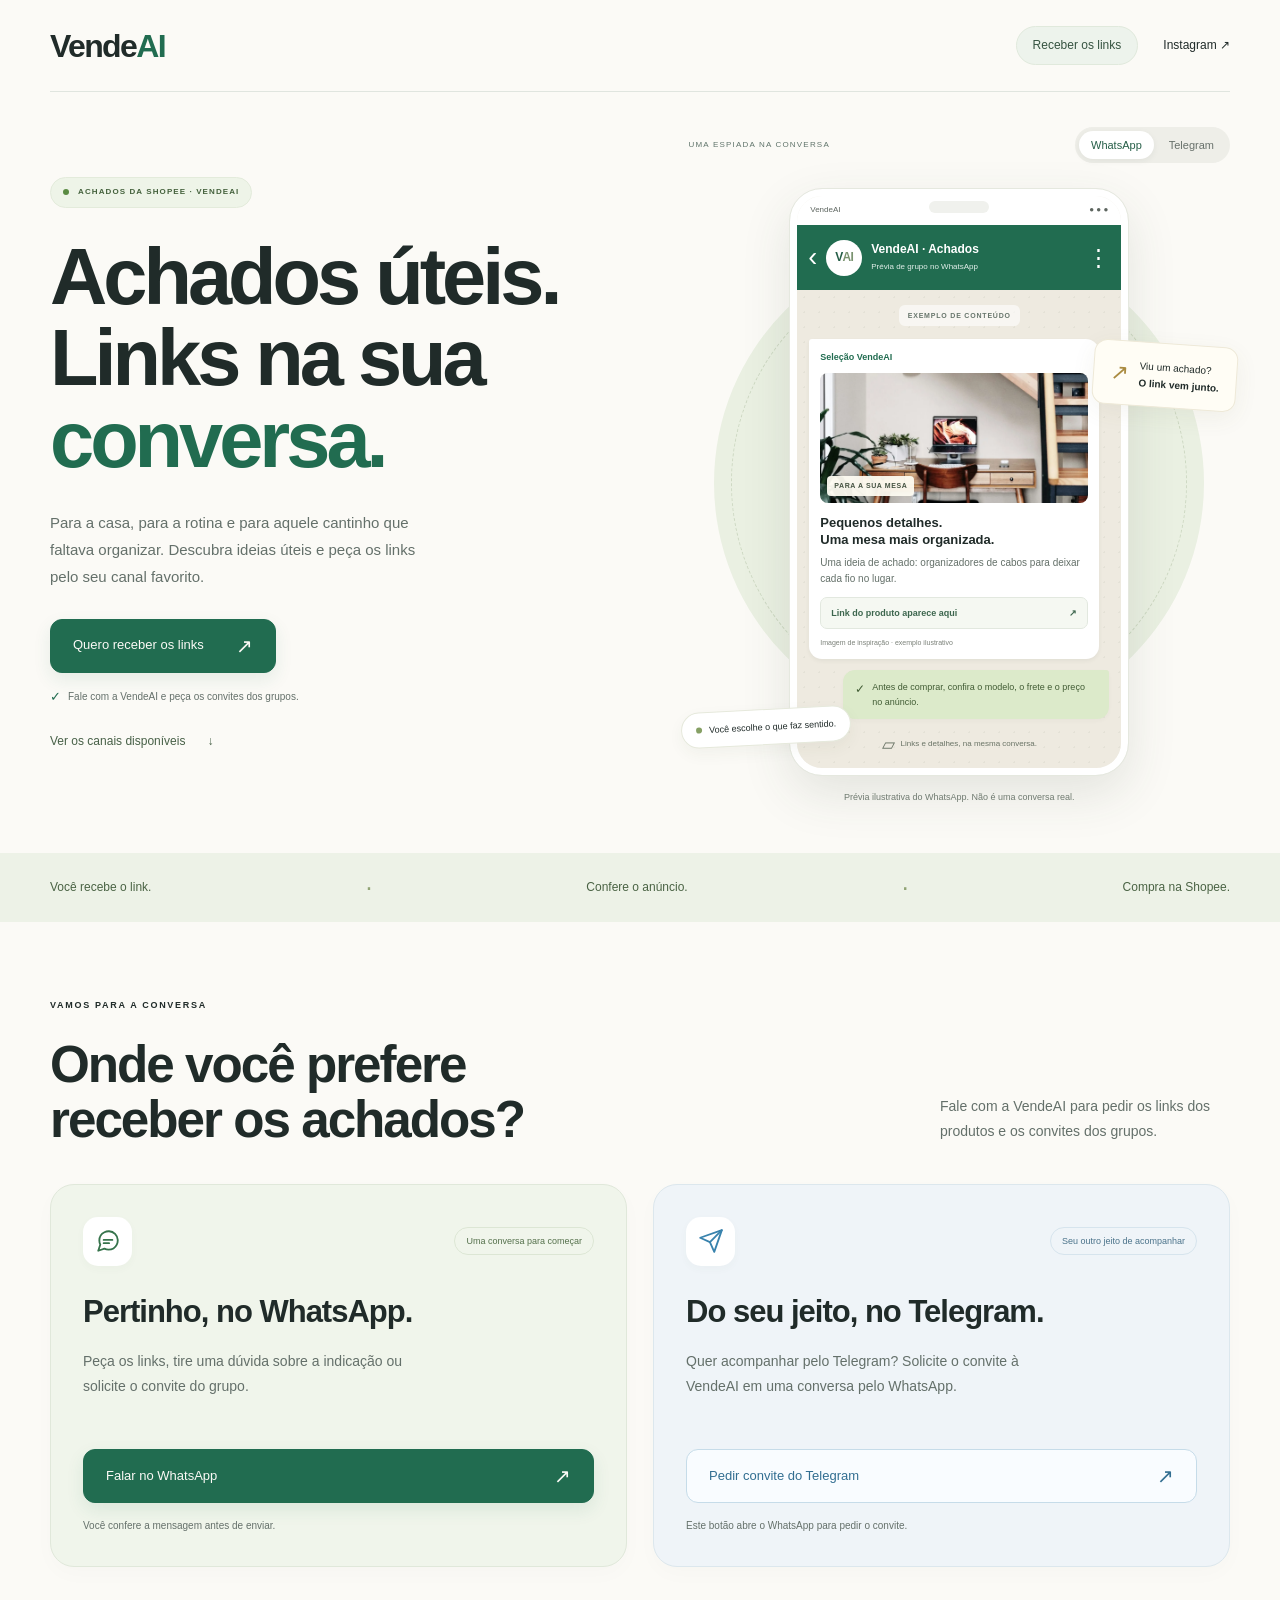
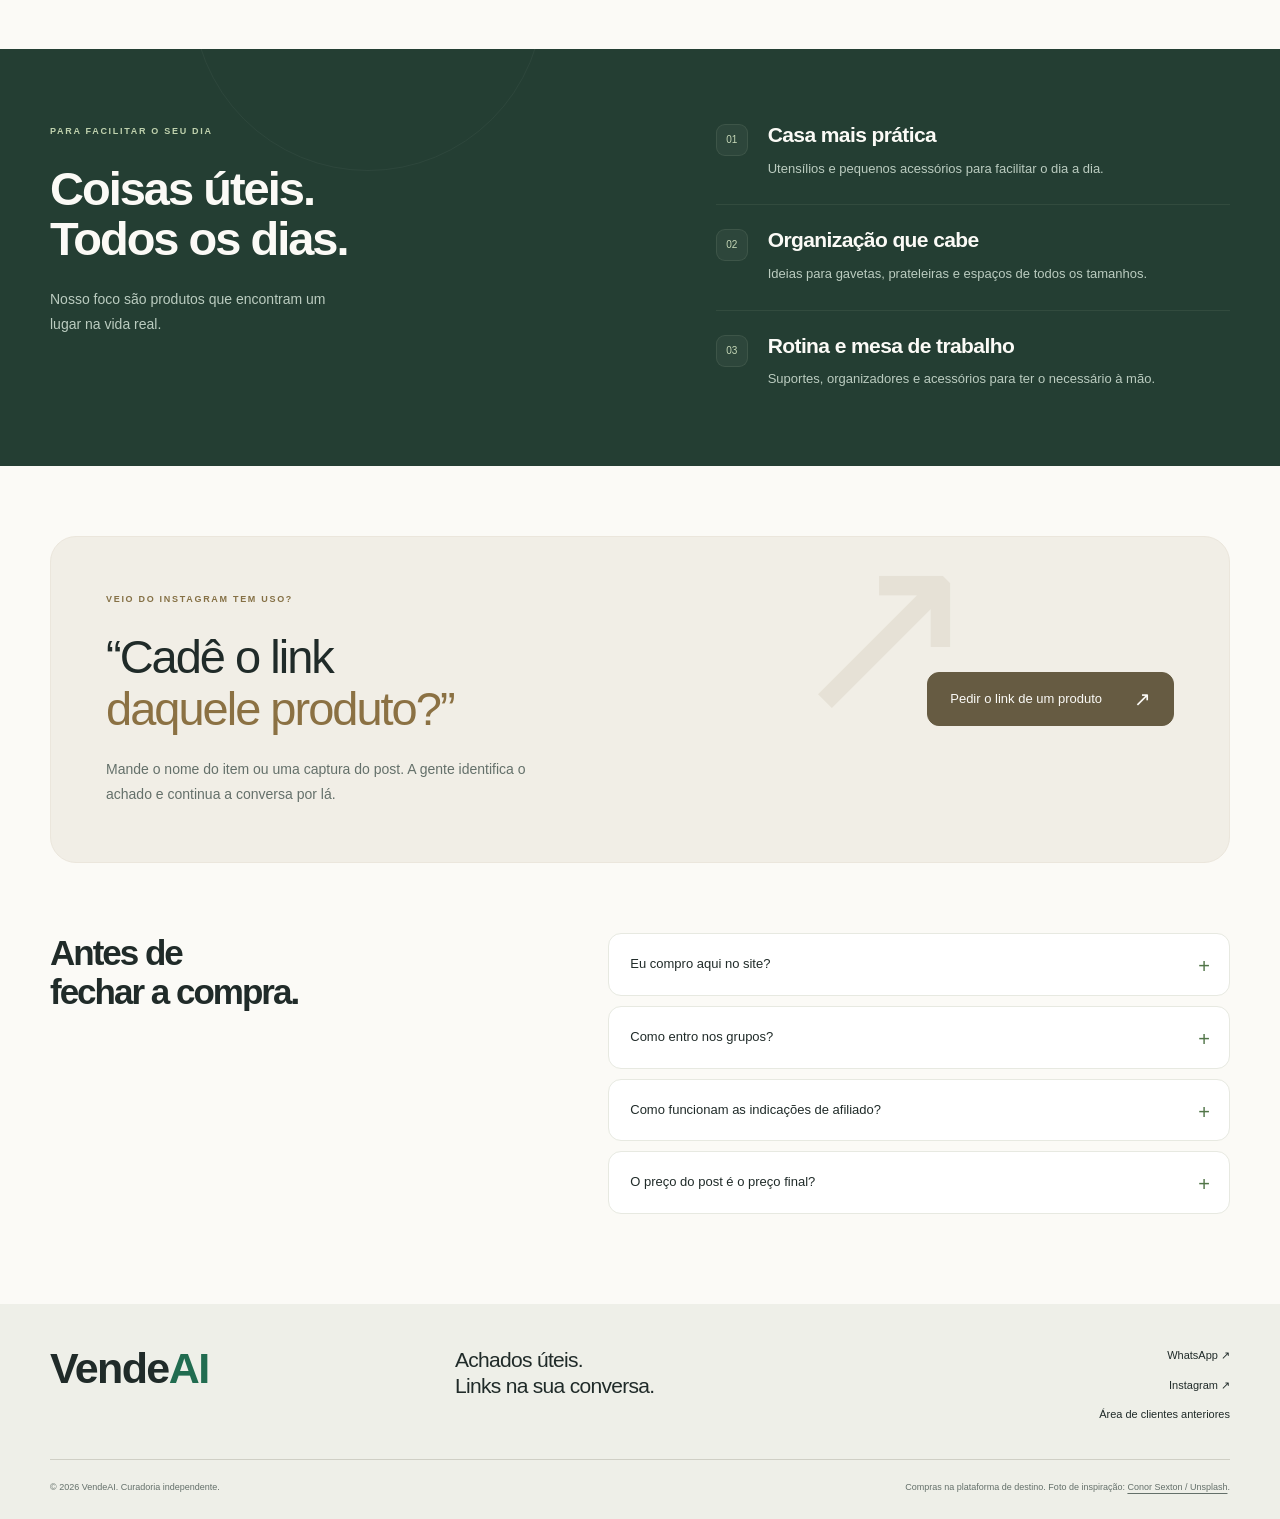
<file: index.html>
<!doctype html>
<html lang="pt-BR">
<head>
<meta charset="utf-8"><meta name="viewport" content="width=device-width,initial-scale=1"><meta name="theme-color" content="#f8f7f3">
<title>VendeAI — Achados da Shopee, links na sua conversa</title>
<meta name="description" content="Achados para casa, organização e rotina. Peça os links da VendeAI pelo WhatsApp ou solicite um convite para acompanhar pelo Telegram.">
<link rel="canonical" href="https://www.vendeai.dev.br/"><link rel="icon" href="/assets/vendeai-logo.svg" type="image/svg+xml"><link rel="manifest" href="/site.webmanifest"><link rel="stylesheet" href="/vendeai-achados.css">
<meta property="og:locale" content="pt_BR"><meta property="og:type" content="website"><meta property="og:site_name" content="VendeAI"><meta property="og:title" content="Achados úteis. Links na sua conversa."><meta property="og:description" content="Casa, organização e rotina. Peça os links pelo WhatsApp ou o convite para acompanhar no Telegram."><meta property="og:url" content="https://www.vendeai.dev.br/"><meta property="og:image" content="https://www.vendeai.dev.br/assets/vendeai-logo.png"><meta property="og:image:alt" content="VendeAI — achados e links de produtos"><meta name="twitter:card" content="summary"><meta name="twitter:title" content="VendeAI — Achados da Shopee"><meta name="twitter:description" content="Achados úteis. Links na sua conversa."><meta name="twitter:image" content="https://www.vendeai.dev.br/assets/vendeai-logo.png">
<script src="/acesso-clientes.js"></script>
<script type="application/ld+json">{"@context":"https://schema.org","@type":"WebSite","name":"VendeAI","url":"https://www.vendeai.dev.br/","inLanguage":"pt-BR","description":"Central de achados e indicações de produtos, com atendimento pelo WhatsApp e convites para grupos.","sameAs":["https://www.instagram.com/temusoachados/"]}</script>
</head>
<body>
<a class="skip" href="#conteudo">Pular para o conteúdo</a>
<header class="shell header"><a class="brand" href="/" aria-label="VendeAI — início">Vende<span>AI</span></a><nav aria-label="Principal"><a href="#receber">Receber os links</a><a href="https://www.instagram.com/temusoachados/" target="_blank" rel="noopener noreferrer">Instagram ↗</a></nav></header>
<main id="conteudo">
<section class="shell hero" aria-labelledby="titulo">
<div class="hero-copy"><p class="eyebrow"><span class="square"></span> ACHADOS DA SHOPEE · VENDEAI</p><h1 id="titulo">Achados úteis.<br>Links na sua<br><span>conversa.</span></h1><p class="hero-text">Para a casa, para a rotina e para aquele cantinho que faltava organizar. Descubra ideias úteis e peça os links pelo seu canal favorito.</p><a class="button dark" href="https://wa.me/558499753731?text=Ol%C3%A1%21%20Vim%20pelo%20site%20VendeAI%20e%20quero%20receber%20os%20links%20dos%20produtos.%20Pode%20me%20enviar%20tamb%C3%A9m%20o%20convite%20do%20grupo%20do%20WhatsApp%3F" target="_blank" rel="noopener noreferrer">Quero receber os links <span aria-hidden="true">↗</span></a><p class="microcopy"><span class="small-check" aria-hidden="true">✓</span> Fale com a VendeAI e peça os convites dos grupos.</p><a class="text-link" href="#receber">Ver os canais disponíveis <span aria-hidden="true">↓</span></a></div>
<aside class="group-preview" aria-label="Prévia ilustrativa dos grupos">
  <div class="preview-heading"><span class="preview-kicker">UMA ESPIADA NA CONVERSA</span><div class="preview-tabs" role="tablist" aria-label="Escolher prévia do grupo"><button type="button" role="tab" id="tab-whatsapp" data-preview="whatsapp" aria-selected="true" aria-controls="group-preview-panel" tabindex="0">WhatsApp</button><button type="button" role="tab" id="tab-telegram" data-preview="telegram" aria-selected="false" aria-controls="group-preview-panel" tabindex="-1">Telegram</button></div></div>
  <div class="preview-stage"><div class="preview-orbit" aria-hidden="true"></div>
    <div class="preview-note"><span aria-hidden="true">↗</span><div>Viu um achado?<br><strong>O link vem junto.</strong></div></div>
    <section class="phone" id="group-preview-panel" role="tabpanel" aria-labelledby="tab-whatsapp" data-channel="whatsapp">
      <div class="phone-top" aria-hidden="true"><span>VendeAI</span><span class="phone-camera"></span><span>● ● ●</span></div>
      <div class="chat-header"><span class="chat-back" aria-hidden="true">‹</span><div class="chat-avatar" aria-hidden="true">V<span>AI</span></div><div><strong>VendeAI · Achados</strong><span id="chat-subtitle">Prévia de grupo no WhatsApp</span></div><span class="chat-menu" aria-hidden="true">⋮</span></div>
      <div class="chat-body"><span class="chat-date">EXEMPLO DE CONTEÚDO</span><article class="chat-message"><span class="chat-author">Seleção VendeAI</span><div class="chat-picture"><img src="/assets/mesa-editorial.webp" alt="Inspiração: mesa de trabalho organizada, com plantas e computador" width="1200" height="1800" fetchpriority="high"><span>PARA A SUA MESA</span></div><h3>Pequenos detalhes.<br>Uma mesa mais organizada.</h3><p>Uma ideia de achado: organizadores de cabos para deixar cada fio no lugar.</p><span class="demo-product-link">Link do produto aparece aqui <span aria-hidden="true">↗</span></span><small>Imagem de inspiração · exemplo ilustrativo</small></article><div class="chat-tip"><span aria-hidden="true">✓</span><p>Antes de comprar, confira o modelo, o frete e o preço no anúncio.</p></div><div class="chat-bottom"><span aria-hidden="true">▱</span><span>Links e detalhes, na mesma conversa.</span></div></div>
    </section>
    <div class="preview-tag"><span class="tag-dot" aria-hidden="true"></span> Você escolhe o que faz sentido.</div>
  </div>
  <p id="preview-caption" class="preview-caption" aria-live="polite">Prévia ilustrativa do WhatsApp. Não é uma conversa real.</p>
</aside>
</section>
<div class="strip"><div class="shell"><span>Você recebe o link.</span><span class="strip-dot" aria-hidden="true">·</span><span>Confere o anúncio.</span><span class="strip-dot" aria-hidden="true">·</span><span>Compra na Shopee.</span></div></div>
<section class="shell channels" id="receber" aria-labelledby="channels-title"><div class="section-heading"><div><p class="eyebrow">VAMOS PARA A CONVERSA</p><h2 id="channels-title">Onde você prefere<br>receber os achados?</h2></div><p>Fale com a VendeAI para pedir os links dos produtos e os convites dos grupos.</p></div>
<div class="channel-grid"><article class="channel whatsapp"><div class="channel-heading"><span class="channel-mark"><svg viewBox="0 0 24 24" fill="none" stroke="currentColor" stroke-width="1.7" stroke-linecap="round" stroke-linejoin="round" aria-hidden="true"><path d="M21 11.5a8.4 8.4 0 0 1-.9 3.8 8.5 8.5 0 0 1-7.6 4.7 8.4 8.4 0 0 1-3.8-.9L3 21l1.9-5.7a8.4 8.4 0 0 1-.9-3.8 8.5 8.5 0 0 1 4.7-7.6 8.4 8.4 0 0 1 3.8-.9h.5a8.5 8.5 0 0 1 8 8v.5Z"/><path d="M8 11h8M8 14h5"/></svg></span><span class="channel-pill">Uma conversa para começar</span></div><h3>Pertinho, no WhatsApp.</h3><p>Peça os links, tire uma dúvida sobre a indicação ou solicite o convite do grupo.</p><a class="button dark" href="https://wa.me/558499753731?text=Ol%C3%A1%21%20Vim%20pelo%20site%20VendeAI%20e%20quero%20receber%20os%20links%20dos%20produtos.%20Pode%20me%20enviar%20tamb%C3%A9m%20o%20convite%20do%20grupo%20do%20WhatsApp%3F" target="_blank" rel="noopener noreferrer">Falar no WhatsApp <span aria-hidden="true">↗</span></a><small>Você confere a mensagem antes de enviar.</small></article>
<article class="channel telegram"><div class="channel-heading"><span class="channel-mark"><svg viewBox="0 0 24 24" fill="none" stroke="currentColor" stroke-width="1.7" stroke-linecap="round" stroke-linejoin="round" aria-hidden="true"><path d="m22 2-7 20-4-9-9-4 20-7Z"/><path d="M22 2 11 13"/></svg></span><span class="channel-pill">Seu outro jeito de acompanhar</span></div><h3>Do seu jeito, no Telegram.</h3><p>Quer acompanhar pelo Telegram? Solicite o convite à VendeAI em uma conversa pelo WhatsApp.</p><a class="button outline" href="https://wa.me/558499753731?text=Ol%C3%A1%21%20Vim%20pelo%20site%20VendeAI%20e%20quero%20acompanhar%20os%20achados%20pelo%20Telegram.%20Pode%20me%20enviar%20o%20convite%3F" target="_blank" rel="noopener noreferrer">Pedir convite do Telegram <span aria-hidden="true">↗</span></a><small>Este botão abre o WhatsApp para pedir o convite.</small></article></div>
</section>
<section class="themes" aria-labelledby="themes-title"><div class="shell themes-inner"><div><p class="eyebrow">PARA FACILITAR O SEU DIA</p><h2 id="themes-title">Coisas úteis.<br>Todos os dias.</h2><p>Nosso foco são produtos que encontram um lugar na vida real.</p></div><div class="theme-list"><div><span>01</span><h3>Casa mais prática</h3><p>Utensílios e pequenos acessórios para facilitar o dia a dia.</p></div><div><span>02</span><h3>Organização que cabe</h3><p>Ideias para gavetas, prateleiras e espaços de todos os tamanhos.</p></div><div><span>03</span><h3>Rotina e mesa de trabalho</h3><p>Suportes, organizadores e acessórios para ter o necessário à mão.</p></div></div></div></section>
<section class="shell found"><div class="found-copy"><p class="eyebrow">VEIO DO INSTAGRAM TEM USO?</p><h2>“Cadê o link<br><span>daquele produto?”</span></h2><p>Mande o nome do item ou uma captura do post. A gente identifica o achado e continua a conversa por lá.</p></div><a class="button dark" href="https://wa.me/558499753731?text=Ol%C3%A1%21%20Vi%20um%20produto%20no%20Instagram%20Tem%20Uso%20e%20quero%20o%20link.%20O%20produto%20%C3%A9%3A%20" target="_blank" rel="noopener noreferrer">Pedir o link de um produto <span aria-hidden="true">↗</span></a></section>
<section class="shell questions" aria-labelledby="questions-title"><h2 id="questions-title">Antes de<br>fechar a compra.</h2><div><details><summary>Eu compro aqui no site?</summary><p>A VendeAI compartilha indicações e links. A compra, o pagamento, o frete e a entrega acontecem na Shopee e com o vendedor do anúncio.</p></details><details><summary>Como entro nos grupos?</summary><p>Peça um convite pelos botões desta página. Eles abrem uma conversa no WhatsApp; você ainda precisa enviar a mensagem. O botão de Telegram também é um pedido de convite pelo WhatsApp.</p></details><details><summary>Como funcionam as indicações de afiliado?</summary><p>Quando um link for de afiliado, ele será identificado. Poderemos receber comissão por uma compra válida, conforme as regras da plataforma.</p></details><details><summary>O preço do post é o preço final?</summary><p>Confira o preço, a variação escolhida, o frete e as condições de qualquer cupom no anúncio e no checkout da Shopee. Esses valores podem mudar.</p></details></div></section>
</main>
<footer><div class="shell footer-main"><a class="brand" href="/">Vende<span>AI</span></a><p>Achados úteis.<br>Links na sua conversa.</p><div><a href="https://wa.me/558499753731?text=Ol%C3%A1%21%20Vim%20pelo%20site%20VendeAI%20e%20quero%20receber%20os%20links%20dos%20produtos.%20Pode%20me%20enviar%20tamb%C3%A9m%20o%20convite%20do%20grupo%20do%20WhatsApp%3F" target="_blank" rel="noopener noreferrer">WhatsApp ↗</a><a href="https://www.instagram.com/temusoachados/" target="_blank" rel="noopener noreferrer">Instagram ↗</a><a href="/vendeai.html">Área de clientes anteriores</a></div></div><div class="shell footer-fine"><span>© 2026 VendeAI. Curadoria independente.</span><span>Compras na plataforma de destino. Foto de inspiração: <a href="https://unsplash.com/photos/FytRPOMijMA" target="_blank" rel="noopener noreferrer">Conor Sexton / Unsplash</a>.</span></div></footer>
<script src="/vendeai-achados.js" defer></script>
</body></html>
</file>
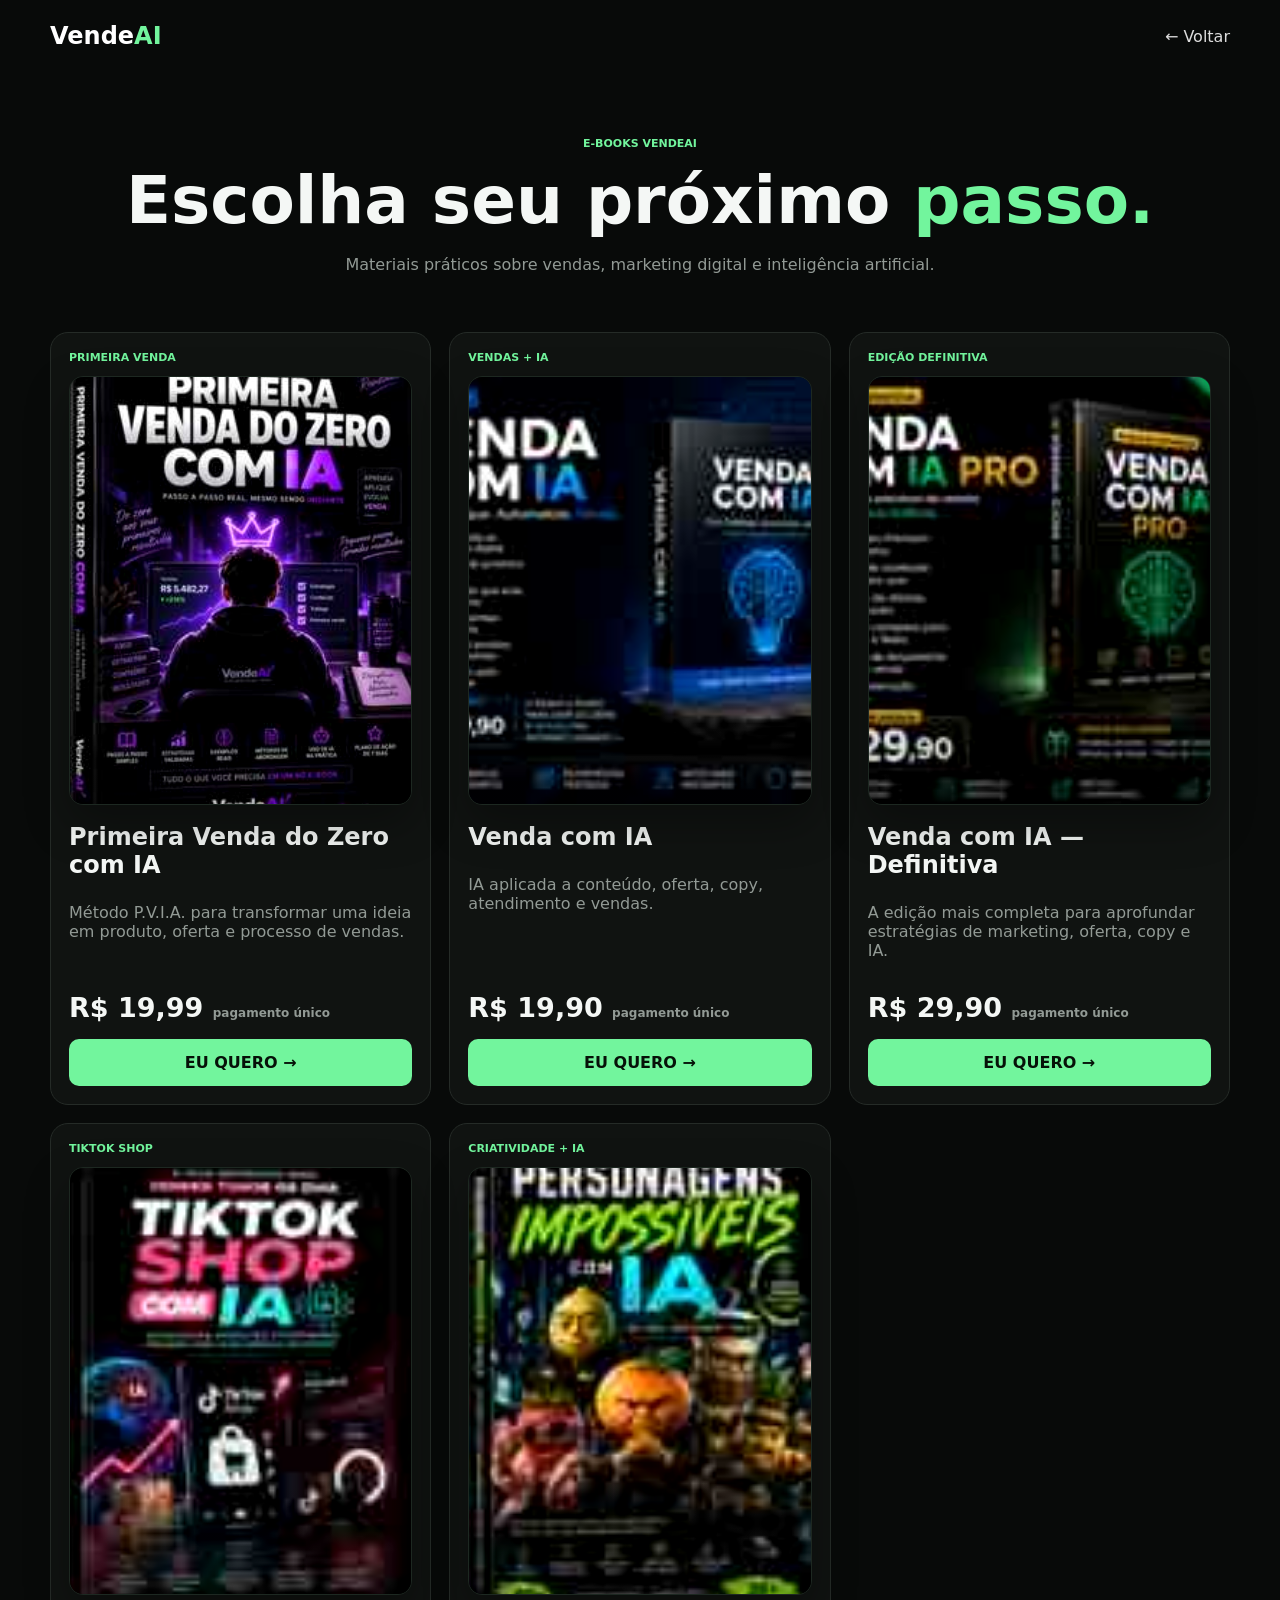
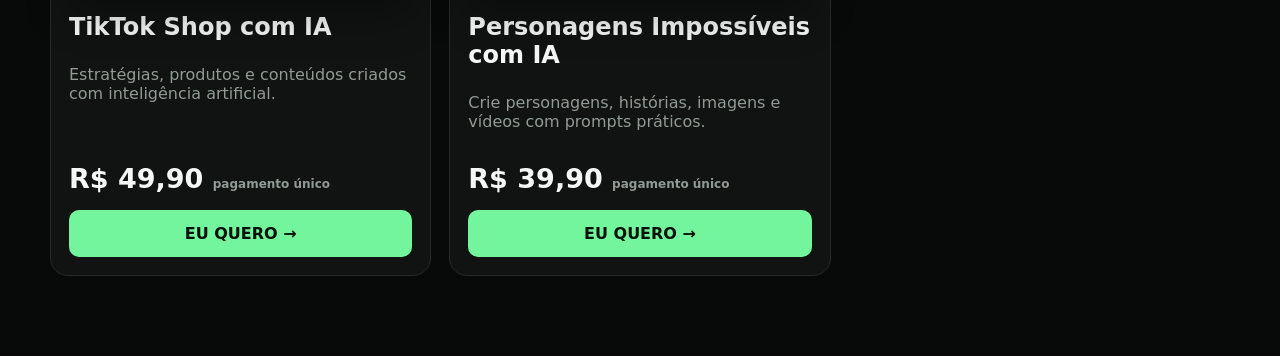
<file: ebooks.html>
<!doctype html><html lang="pt-BR"><head><!-- Meta Pixel Code -->
<script>
!function(f,b,e,v,n,t,s)
{if(f.fbq)return;n=f.fbq=function(){n.callMethod?
n.callMethod.apply(n,arguments):n.queue.push(arguments)};
if(!f._fbq)f._fbq=n;n.push=n;n.loaded=!0;n.version='2.0';
n.queue=[];t=b.createElement(e);t.async=!0;
t.src=v;s=b.getElementsByTagName(e)[0];
s.parentNode.insertBefore(t,s)}(window, document,'script',
'https://connect.facebook.net/en_US/fbevents.js');
fbq('init', '1100251919033068');
fbq('track', 'PageView');
</script>
<noscript><img height="1" width="1" style="display:none"
src="https://www.facebook.com/tr?id=1100251919033068&ev=PageView&noscript=1"
/></noscript>
<!-- End Meta Pixel Code --><meta charset="utf-8"><meta name="viewport" content="width=device-width,initial-scale=1"><title>E-books | VendeAI</title><style>body{margin:0;background:#080a09;color:#f4f7f5;font-family:Inter,system-ui}.shell{max-width:1180px;margin:auto;padding:0 24px}.top{height:72px;display:flex;align-items:center;justify-content:space-between}.brand{font-size:24px;font-weight:900;color:white;text-decoration:none}.brand span,.tag{color:#72f59d}.back{color:#ddd;text-decoration:none}.hero{text-align:center;padding:65px 0 42px}.hero h1{font-size:clamp(38px,6vw,66px);margin:10px}.hero p,.card p{color:#929a95}.grid{display:grid;grid-template-columns:repeat(3,1fr);gap:18px;padding-bottom:80px}.card{background:#101311;border:1px solid #252b27;border-radius:18px;padding:18px;display:flex;flex-direction:column}.tag{font-size:11px;font-weight:900;margin-bottom:12px}.cover{position:relative;aspect-ratio:4/5;background:
radial-gradient(circle at 50% 22%,rgba(114,245,157,.08),transparent 32%),
linear-gradient(145deg,#0b100d,#050706);border:1px solid #1d2821;border-radius:14px;overflow:hidden;margin-bottom:18px;display:flex;align-items:center;justify-content:center;box-shadow:inset 0 1px 0 #ffffff05,0 18px 45px #0005}
.cover:after{content:'';position:absolute;inset:0;background:linear-gradient(180deg,transparent 72%,rgba(0,0,0,.22));pointer-events:none}
.cover img{width:100%;height:100%;object-fit:cover;object-position:center;border:0;display:block;transform:scale(1.015);filter:contrast(1.04) saturate(1.03);transition:transform .28s ease,filter .28s ease}
.card:hover .cover img{transform:scale(1.045);filter:contrast(1.06) saturate(1.05)}
.card h2{margin:0 0 8px}.bottom{margin-top:auto}.price{font-size:27px;font-weight:900;margin:16px 0}.price small{font-size:12px;color:#929a95}.buy{display:block;background:#72f59d;color:#061108;text-align:center;text-decoration:none;padding:14px;border-radius:10px;font-weight:900}@media(max-width:900px){.grid{grid-template-columns:repeat(2,1fr)}}@media(max-width:620px){.grid{grid-template-columns:1fr}.cover{aspect-ratio:4/5}}</style></head><body><header class="shell top"><a class="brand" href="/vendeai.html">Vende<span>AI</span></a><a class="back" href="/vendeai.html">← Voltar</a></header><main class="shell"><section class="hero"><div class="tag">E-BOOKS VENDEAI</div><h1>Escolha seu próximo <span style="color:#72f59d">passo.</span></h1><p>Materiais práticos sobre vendas, marketing digital e inteligência artificial.</p></section><section class="grid"><article class="card"><div class="tag">PRIMEIRA VENDA</div><div class="cover"><img src="/assets/ebooks/primeira-venda-do-zero-com-ia.jpg" alt="Capa Primeira Venda do Zero com IA"></div><h2>Primeira Venda do Zero com IA</h2><p>Método P.V.I.A. para transformar uma ideia em produto, oferta e processo de vendas.</p><div class="bottom"><div class="price">R$ 19,99 <small>pagamento único</small></div><a class="buy" href="https://pay.cakto.com.br/pgi2326_1089954">EU QUERO →</a></div></article><article class="card"><div class="tag">VENDAS + IA</div><div class="cover"><img src="/assets/ebooks/venda-com-ia.jpg" alt="Capa Venda com IA"></div><h2>Venda com IA</h2><p>IA aplicada a conteúdo, oferta, copy, atendimento e vendas.</p><div class="bottom"><div class="price">R$ 19,90 <small>pagamento único</small></div><a class="buy" href="https://pay.cakto.com.br/v7ecyf4_1066052">EU QUERO →</a></div></article><article class="card"><div class="tag">EDIÇÃO DEFINITIVA</div><div class="cover"><img src="/assets/ebooks/venda-com-ia-definitiva.jpg" alt="Capa Venda com IA Edição Definitiva"></div><h2>Venda com IA — Definitiva</h2><p>A edição mais completa para aprofundar estratégias de marketing, oferta, copy e IA.</p><div class="bottom"><div class="price">R$ 29,90 <small>pagamento único</small></div><a class="buy" href="https://pay.cakto.com.br/6rbrvnh_1066074">EU QUERO →</a></div></article><article class="card"><div class="tag">TIKTOK SHOP</div><div class="cover"><img src="/assets/ebooks/tiktok-shop-com-ia.jpg" alt="Capa TikTok Shop com IA"></div><h2>TikTok Shop com IA</h2><p>Estratégias, produtos e conteúdos criados com inteligência artificial.</p><div class="bottom"><div class="price">R$ 49,90 <small>pagamento único</small></div><a class="buy" href="https://pay.cakto.com.br/hzpt7m8_1067602">EU QUERO →</a></div></article><article class="card"><div class="tag">CRIATIVIDADE + IA</div><div class="cover"><img src="/assets/ebooks/personagens-impossiveis-com-ia.jpg" alt="Capa Personagens Impossíveis com IA"></div><h2>Personagens Impossíveis com IA</h2><p>Crie personagens, histórias, imagens e vídeos com prompts práticos.</p><div class="bottom"><div class="price">R$ 39,90 <small>pagamento único</small></div><a class="buy" href="https://pay.cakto.com.br/wqducef_1067552">EU QUERO →</a></div></article></section></main></body></html>
</file>
<file: vendeai-achados.css>
:root{--paper:#f8f7f3;--ink:#20201f;--blue:#294fcb;--muted:#686861;--line:#d9d8d0;color-scheme:light}*{box-sizing:border-box}html{scroll-behavior:smooth;scroll-padding-top:25px}body{margin:0;background:var(--paper);color:var(--ink);font:15px/1.6 Arial,Helvetica,sans-serif}a{color:inherit}button,input{font:inherit}a,summary{-webkit-tap-highlight-color:transparent}a:focus-visible,summary:focus-visible{outline:3px solid var(--blue);outline-offset:5px}.shell{width:calc(100% - 100px);max-width:1260px;margin:auto}.skip{position:absolute;top:-100px;left:20px;z-index:10;background:var(--ink);color:white;padding:12px}.skip:focus{top:10px}.header{display:flex;justify-content:space-between;align-items:center;padding:28px 0;border-bottom:1px solid var(--line)}.brand{font-size:32px;line-height:1;letter-spacing:-2px;font-weight:900;text-decoration:none;white-space:nowrap}.brand span{color:var(--blue)}nav{display:flex;gap:32px;font-size:12px}nav a{text-decoration:none}nav a:hover{text-decoration:underline;text-underline-offset:5px}h1,h2,h3,p{margin-top:0}h1,h2,h3{line-height:1.04}h1,h2{font-weight:500;letter-spacing:-3px}h1{font-size:clamp(64px,6.7vw,94px);margin-bottom:28px}h1 span,.found h2 span{color:var(--blue)}h2{font-size:clamp(36px,4vw,54px);letter-spacing:-2px;margin-bottom:22px}h3{font-weight:500;letter-spacing:-.6px}.eyebrow{font-size:9px;font-weight:bold;letter-spacing:1.7px;margin:0 0 25px}.hero{display:grid;grid-template-columns:1.15fr 1fr;gap:75px;align-items:center;padding:66px 0 70px}.hero .eyebrow{display:flex;align-items:center;gap:9px}.square{display:inline-block;width:7px;height:7px;background:var(--blue)}.hero-text{max-width:380px;font-size:14px;color:var(--muted);margin-bottom:29px;line-height:1.8}.button{display:inline-flex;justify-content:space-between;align-items:center;gap:32px;min-height:50px;font-size:12px;text-decoration:none;padding:14px 20px;border:1px solid var(--ink);border-radius:2px;transition:background .15s}.button span{font-size:20px;line-height:1}.dark{background:var(--ink);color:var(--paper)}.dark:hover{background:#3d3d3a}.outline{background:transparent}.outline:hover{background:#e2e6ee}.microcopy{font-size:10px;color:var(--muted);margin:10px 0 20px}.text-link{font-size:11px;text-decoration:none;border-bottom:1px solid var(--line);padding-bottom:4px}.text-link:hover{border-color:var(--ink)}.hero-note{background:#e8ebf1;align-self:stretch;display:flex;flex-direction:column;justify-content:space-between;padding:28px 33px;min-height:510px}.note-top{display:flex;justify-content:space-between;gap:16px;font-size:8px;font-weight:bold;letter-spacing:1px}.note-main{padding:32px 0}.big-number{display:block;font-size:11px;letter-spacing:3px;color:#697899;margin-bottom:22px}.note-main p{font-size:clamp(48px,5vw,70px);line-height:1.04;font-weight:500;letter-spacing:-3px;margin:0}.note-main p>span{color:var(--blue)}.note-bottom{border-top:1px solid #c9cfdb;display:flex;justify-content:space-between;align-items:center;padding-top:22px;font-size:8px;letter-spacing:1px}.note-arrow{font-size:46px;line-height:1;color:var(--blue)}.strip{border-block:1px solid var(--line)}.strip .shell{display:flex;justify-content:space-between;align-items:center;gap:15px;padding-block:20px;font-size:12px}.strip-dot{color:var(--blue);font-size:25px;line-height:1}.channels{padding:82px 0}.section-heading{display:flex;justify-content:space-between;gap:60px;align-items:end;margin-bottom:36px}.section-heading h2{margin-bottom:0}.section-heading>p{max-width:290px;font-size:13px;color:var(--muted);margin-bottom:3px}.channel-grid{display:grid;grid-template-columns:1fr 1fr;gap:24px}.channel{border:1px solid var(--line);padding:35px;background:#eeeee7}.telegram{background:#eef0f5}.channel-heading{display:flex;justify-content:space-between;align-items:center;margin-bottom:44px;gap:16px}.channel-heading .eyebrow{margin:0;font-size:8px}.channel-mark{font-size:20px;font-weight:bold;border:1px solid #bfc4b7;display:flex;justify-content:center;align-items:center;width:45px;height:45px;border-radius:50%;color:#425642}.telegram .channel-mark{color:var(--blue);border-color:#c3cbdf}.channel h3{font-size:35px;letter-spacing:-1.4px;margin-bottom:20px}.channel>p{font-size:13px;max-width:330px;color:var(--muted);min-height:62px;margin-bottom:25px}.channel .button{width:100%}.channel small{display:block;font-size:10px;color:var(--muted);margin-top:12px}.themes{background:var(--ink);color:var(--paper);padding:75px 0}.themes-inner{display:grid;grid-template-columns:1.1fr 1fr;gap:100px}.themes h2{font-size:47px}.themes-inner>div>p:last-child{font-size:13px;max-width:300px;color:#b9b9b2}.theme-list>div{position:relative;padding:24px 0 24px 45px;border-bottom:1px solid #4a4a45}.theme-list>div:first-child{padding-top:0}.theme-list>div:last-child{border-bottom:0;padding-bottom:0}.theme-list>div>span{position:absolute;left:0;font-size:10px;color:#9fafdf}.theme-list h3{font-size:20px;margin-bottom:11px}.theme-list p{font-size:12px;color:#b9b9b2;margin:0}.found{display:flex;justify-content:space-between;align-items:center;gap:60px;padding:80px 0}.found h2{font-size:58px;line-height:1.07}.found p:not(.eyebrow){font-size:13px;max-width:380px;color:var(--muted);margin:0}.found .button{flex-shrink:0}.questions{border-top:1px solid var(--line);padding:55px 0 80px;display:grid;grid-template-columns:1fr 1.3fr;gap:80px}.questions h2{font-size:37px;line-height:1.12}.questions details{border-bottom:1px solid var(--line)}.questions details:first-child{border-top:1px solid var(--line)}summary{list-style:none;position:relative;cursor:pointer;font-size:12px;padding:20px 28px 20px 0}summary::-webkit-details-marker{display:none}summary:after{content:'+';position:absolute;right:0;top:15px;font-size:20px}details[open] summary:after{content:'−'}details p{font-size:12px;color:var(--muted);margin:0 22px 22px 0}footer{background:#eae9e2;padding:43px 0 24px}.footer-main{display:grid;grid-template-columns:1fr 1fr 1fr;gap:35px;padding-bottom:35px}.footer-main .brand{font-size:43px}.footer-main p{font-size:21px;line-height:1.25;letter-spacing:-.7px;margin:0}.footer-main>div{display:flex;flex-direction:column;align-items:flex-end;gap:12px;font-size:11px}.footer-main>div>a{text-decoration:none}.footer-main>div>a:hover{text-decoration:underline}.footer-fine{display:flex;justify-content:space-between;gap:20px;border-top:1px solid #cfcfc5;padding-top:20px;font-size:9px;color:var(--muted)}
@media(min-width:1450px){.hero{gap:105px}.hero-note{min-height:550px}}
@media(max-width:950px){.shell{width:calc(100% - 54px)}.hero{gap:35px;padding-block:50px}.hero h1{font-size:67px}.hero-note{padding:25px;min-height:490px}.note-main p{font-size:54px}.section-heading{gap:35px}.section-heading>p{max-width:220px}.channel{padding:27px}.channel h3{font-size:31px}.themes-inner{gap:55px}.themes h2{font-size:40px}.found{gap:30px}.found h2{font-size:46px}.questions{gap:45px}}
@media(max-width:650px){.shell{width:calc(100% - 36px)}.header{padding-block:24px}.brand{font-size:27px;letter-spacing:-1.5px}nav{gap:20px;font-size:10px}.hero{grid-template-columns:1fr;gap:33px;padding-block:37px}.hero .eyebrow{font-size:8px;letter-spacing:1.3px}.hero h1{font-size:clamp(54px,12.5vw,75px);letter-spacing:-2.8px;margin-bottom:24px}.hero-text{font-size:13px;max-width:325px;margin-bottom:25px}.hero-note{min-height:365px;padding:24px}.note-top{font-size:7px}.note-main{padding-block:25px}.note-main p{font-size:55px;letter-spacing:-2.5px}.big-number{margin-bottom:18px}.note-bottom{padding-top:16px;font-size:7px}.note-arrow{font-size:38px}.strip .shell{flex-wrap:wrap;justify-content:center;gap:6px 9px;font-size:9px;padding-block:15px}.strip-dot{font-size:18px}.channels{padding-block:48px}.section-heading{display:block;margin-bottom:27px}.section-heading h2{font-size:37px;letter-spacing:-1.8px}.section-heading>p{max-width:310px;font-size:12px;margin-top:22px}.eyebrow{font-size:8px;margin-bottom:20px}.channel-grid{grid-template-columns:1fr;gap:18px}.channel{padding:26px}.channel-heading{margin-bottom:29px}.channel h3{font-size:32px;margin-bottom:17px}.channel>p{min-height:0;font-size:12px;margin-bottom:25px}.channel .button{font-size:11px}.channel small{font-size:9px}.themes{padding-block:49px}.themes-inner{grid-template-columns:1fr;gap:30px}.themes h2{font-size:37px;line-height:1.1;letter-spacing:-1.6px}.themes-inner>div>p:last-child{margin:0}.theme-list>div{padding-left:34px}.theme-list h3{font-size:18px}.found{display:block;padding-block:52px}.found h2{font-size:39px;letter-spacing:-1.8px}.found p:not(.eyebrow){font-size:12px;max-width:315px}.found .button{margin-top:25px}.questions{grid-template-columns:1fr;gap:22px;padding-block:42px 50px}.questions h2{font-size:33px;margin-bottom:0}.questions h2 br{display:none}.footer-main{grid-template-columns:1fr 1fr;gap:25px}.footer-main .brand{font-size:34px}.footer-main p{font-size:17px}.footer-main>div{grid-column:1/-1;align-items:flex-start}.footer-fine{flex-direction:column;gap:9px;font-size:8px}.button{font-size:11px}}
@media(prefers-reduced-motion:reduce){html{scroll-behavior:auto}.button{transition:none}}
/* Softer surfaces, a conversational preview, and lightweight interaction. */
:root{--paper:#fbfaf6;--ink:#202b29;--muted:#64706a;--line:#e0e5df;--green:#216c50;--blue:#35629d}body{background:var(--paper)}.header{padding-block:26px}.brand{letter-spacing:-1.6px}.brand span{color:var(--green)}nav a:first-child{padding:9px 16px;background:#edf3ec;border:1px solid #e0e9dc;border-radius:30px;color:#365341}nav{align-items:center;gap:25px}.hero{grid-template-columns:1.05fr 1fr;gap:70px;padding-top:35px;padding-bottom:48px;position:relative}.hero h1{font-size:clamp(62px,6.2vw,86px);font-weight:600;letter-spacing:-4px;line-height:1.03}.hero h1 span{color:var(--green);position:relative}.hero .eyebrow{display:inline-flex;background:#eef4e8;color:#44613c;border:1px solid #e3ebdb;border-radius:30px;padding:8px 12px;font-size:8px;letter-spacing:1.1px;margin-bottom:28px}.square{background:#5a8b42;border-radius:50%;width:6px;height:6px}.hero-text{font-size:15px;line-height:1.8;max-width:380px}.button{border-radius:12px;min-height:54px;font-size:13px;padding:15px 22px;transition:transform .18s ease,box-shadow .18s ease,background .18s ease}.button:hover{transform:translateY(-3px);box-shadow:0 9px 22px #20352a15}.button span{transition:transform .18s ease}.button:hover span{transform:translate(2px,-2px)}.hero .dark,.whatsapp .dark{background:var(--green);border-color:var(--green);box-shadow:0 7px 18px #216c5019}.hero .dark:hover,.whatsapp .dark:hover{background:#17563e;box-shadow:0 12px 24px #216c5028}.hero .microcopy{display:flex;align-items:center;gap:7px;font-size:10px;margin-top:14px}.small-check{color:var(--green);font-size:13px}.text-link{font-size:12px;display:inline-flex;gap:22px;align-items:center;color:#476047;border:0}.text-link:hover{text-decoration:underline;text-underline-offset:5px}.group-preview{min-width:0;position:relative}.preview-heading{display:flex;align-items:center;justify-content:space-between;gap:14px;margin-bottom:20px}.preview-kicker{font-size:8px;letter-spacing:1.2px;color:#60746b}.preview-tabs{display:flex;background:#eeeee8;padding:4px;border-radius:30px;gap:3px}.preview-tabs button{font:11px Arial,Helvetica,sans-serif;cursor:pointer;padding:8px 12px;border:0;border-radius:24px;background:transparent;color:#68716b;transition:background .15s,color .15s,box-shadow .15s}.preview-tabs button[aria-selected=true]{background:#fff;color:#255e47;box-shadow:0 2px 6px #202b2910}.preview-tabs button:focus-visible{outline:3px solid var(--blue);outline-offset:3px}.preview-stage{position:relative;display:flex;justify-content:center;padding:6px 0 15px;isolation:isolate}.preview-orbit{position:absolute;width:100%;aspect-ratio:1;max-width:490px;border-radius:50%;background:#eaf0e2;z-index:-1;top:55px}.preview-orbit:after{content:'';position:absolute;inset:17px;border:1px dashed #bbc9ae;border-radius:50%;opacity:.6}.phone{position:relative;width:338px;max-width:calc(100% - 45px);border:7px solid #fff;outline:1px solid #e5e8df;border-radius:32px;overflow:hidden;box-shadow:0 18px 50px #354a3920;background:#f5f4ee;--chat-accent:#216c50;--chat-bg:#eeeae0}.phone-top{height:29px;background:#fff;display:flex;align-items:center;justify-content:space-between;padding:0 13px;font-size:8px;color:#5e6660;position:relative}.phone-camera{position:absolute;width:60px;height:12px;border-radius:20px;background:#f0f1ed;left:calc(50% - 30px);top:5px}.chat-header{display:flex;align-items:center;gap:9px;padding:14px 11px;background:var(--chat-accent);color:white;transition:background .22s}.chat-back{font-size:27px;line-height:1}.chat-avatar{width:36px;height:36px;border-radius:50%;display:flex;align-items:center;justify-content:center;background:#fff;color:#255e47;font-size:12px;font-weight:bold;letter-spacing:-.7px;flex-shrink:0}.chat-avatar span{color:#7a9370}.chat-header strong{font-size:12px;display:block;line-height:1.4}.chat-header div>span:not(.chat-avatar span){display:block;font-size:8px;color:#e2efea;margin-top:3px}.chat-menu{font-size:23px;margin-left:auto}.chat-body{padding:15px 12px 10px;background-color:var(--chat-bg);background-image:radial-gradient(#546a4910 1px,transparent 1px);background-size:15px 15px;transition:background-color .22s}.chat-date{display:table;margin:0 auto 13px;border-radius:6px;background:#fff9;color:#68766c;font-size:7px;font-weight:bold;letter-spacing:.8px;padding:5px 9px}.chat-message{background:white;padding:11px;border-radius:3px 13px 13px;box-shadow:0 2px 4px #303a3210;margin-right:10px}.chat-author{display:block;font-size:9px;font-weight:bold;color:var(--chat-accent);margin-bottom:8px}.chat-picture{height:130px;position:relative;overflow:hidden;border-radius:8px;background:#ecebe3}.chat-picture img{width:100%;height:100%;display:block;object-fit:cover;object-position:center 70%}.chat-picture>span{position:absolute;bottom:7px;left:7px;background:#fffdf4ef;color:#455342;font-size:7px;font-weight:bold;letter-spacing:.6px;padding:4px 7px;border-radius:4px}.chat-message h3{font:600 13px/1.35 Arial,Helvetica,sans-serif;letter-spacing:0;margin:11px 0 6px}.chat-message p{font-size:10px;line-height:1.6;margin-bottom:10px;color:#647069}.demo-product-link{display:flex;align-items:center;justify-content:space-between;padding:8px 10px;border:1px solid #e2e8df;border-radius:7px;background:#f5f8f2;color:#3d664e;font-size:9px;font-weight:bold}.chat-message small{display:block;font-size:7px;color:#7b8179;margin-top:8px}.chat-tip{display:flex;align-items:flex-start;gap:7px;margin:11px 0 0 34px;padding:10px 12px;border-radius:12px 3px 12px 12px;background:#dceaca;color:#415c34;box-shadow:0 2px 4px #303a3208}.chat-tip>span{font-size:12px}.chat-tip p{font-size:9px;line-height:1.6;margin:0}.chat-bottom{display:flex;align-items:center;justify-content:center;gap:6px;font-size:8px;color:#697365;margin-top:12px;min-height:25px}.chat-bottom>span:first-child{font-size:17px}.phone[data-channel=telegram]{--chat-accent:#3983ad;--chat-bg:#e6eef1}.phone[data-channel=telegram] .chat-tip{background:#d6e9f4;color:#31556b}.phone[data-channel=telegram] .demo-product-link{color:#2c6788;background:#eff6fa;border-color:#dce7ed}.preview-note{position:absolute;z-index:2;right:-7px;top:160px;display:flex;align-items:center;gap:11px;background:#fffdf5;padding:13px 16px;border:1px solid #eee9d8;border-radius:13px;box-shadow:0 7px 23px #655e3b12;transform:rotate(4deg);font-size:10px;line-height:1.7;pointer-events:none}.preview-note>span{font-size:22px;color:#aa8b40}.preview-note strong{font-weight:600}.preview-tag{position:absolute;z-index:2;bottom:45px;left:-8px;border:1px solid #e6e9dc;border-radius:30px;box-shadow:0 6px 16px #33472d0d;background:#fff;padding:10px 14px;display:flex;align-items:center;gap:7px;font-size:9px;transform:rotate(-3deg);pointer-events:none}.tag-dot{height:6px;width:6px;border-radius:50%;background:#86a065}.preview-caption{font-size:9px;text-align:center;color:#737e74;margin:0}.strip{border:0;background:#edf2e7}.strip .shell{font-size:12px;padding-block:22px;color:#4a6344}.strip-dot{color:#91a475}.channels{padding-top:76px}.section-heading h2{font-weight:550;line-height:1.08}.section-heading>p{font-size:14px;line-height:1.8}.channel-grid{gap:26px}.channel{padding:32px;border:1px solid #e0e8da;background:#f0f5eb;border-radius:24px;box-shadow:0 7px 22px #39453205;position:relative;overflow:hidden;transition:transform .22s ease,box-shadow .22s ease}.channel:hover{transform:translateY(-5px);box-shadow:0 15px 32px #39453210}.telegram{background:#eff4f8;border-color:#dce7ed}.channel-heading{margin-bottom:28px}.channel-mark{height:49px;width:49px;background:white;border:0;border-radius:15px;color:#36744c;box-shadow:0 3px 8px #33503c08}.channel-mark svg{height:26px;width:26px}.telegram .channel-mark{color:#3983ad;border:0}.channel-pill{font-size:9px;letter-spacing:0;color:#54704b;border:1px solid #dce6d4;border-radius:30px;padding:6px 11px}.telegram .channel-pill{color:#4b738a;border-color:#d6e4ed}.channel h3{font-size:31px;font-weight:550;letter-spacing:-1px;line-height:1.15}.channel>p{max-width:365px;font-size:14px;line-height:1.8;min-height:75px}.channel small{font-size:10px;margin-top:15px}.telegram .outline{color:#326e91;border-color:#c6dce9;background:#f9fcff}.telegram .outline:hover{background:#e1eef7}.themes{background:#243e33;position:relative;overflow:hidden}.themes:before{content:'';width:350px;height:350px;border:1px solid #ffffff0b;border-radius:50%;position:absolute;top:-230px;left:15%;pointer-events:none}.themes .eyebrow{color:#c0d2ae}.themes h2{font-weight:550;line-height:1.08}.themes-inner>div>p:last-child{color:#bbccc0;line-height:1.8;font-size:14px}.theme-list>div{border-color:#5b716240;padding-left:52px}.theme-list>div>span{background:#ffffff0b;border:1px solid #a7b69823;width:32px;height:32px;border-radius:9px;display:flex;align-items:center;justify-content:center;color:#c5d7b7;font-size:10px}.theme-list h3{font-weight:550;font-size:21px}.theme-list p{font-size:13px;color:#bbccc0;line-height:1.8}.found{position:relative;padding:55px;max-width:1260px;background:#f1eee6;border:1px solid #ebe6dc;border-radius:26px;margin-block:70px;overflow:hidden;isolation:isolate}.found:after{content:'↗';position:absolute;right:21%;top:-22px;font-size:235px;line-height:1;color:#e6e1d6;z-index:-1;pointer-events:none}.found h2{font-size:47px;line-height:1.1;max-width:580px}.found h2 span{color:#8b7143}.found .eyebrow{color:#857045}.found p:not(.eyebrow){font-size:14px;line-height:1.8;max-width:420px}.found .dark{background:#665b42;border-color:#665b42}.questions{border-top:0;padding-top:0}.questions h2{font-weight:550;font-size:35px}.questions details{background:#fff;border:1px solid #e7e9e1;border-radius:13px;margin-bottom:10px;transition:border-color .2s,box-shadow .2s}.questions details:first-child{border-top:1px solid #e7e9e1}.questions details[open]{border-color:#cbd9c1;box-shadow:0 4px 13px #344a2d06}summary{font-size:13px;padding:20px 44px 20px 21px}summary:after{right:19px;top:16px;color:#517548}details p{font-size:12px;line-height:1.8;margin:0 35px 21px 21px}footer{background:#eeefe8}.footer-fine{line-height:1.7}.footer-fine a{text-underline-offset:3px}.footer-fine>span:last-child{max-width:440px;text-align:right}.arrived{animation:arrive .6s cubic-bezier(.2,.7,.3,1) both}.channel.arrived:nth-child(2){animation-delay:.08s}.phone.switched .chat-message{animation:message-in .28s ease both}@keyframes arrive{from{opacity:.4;transform:translateY(15px)}to{opacity:1;transform:translateY(0)}}@keyframes message-in{from{opacity:.65;transform:translateY(5px)}to{opacity:1;transform:translateY(0)}}
@media(min-width:1450px){.hero{gap:90px;padding-block:45px 55px}.preview-note{right:5px}}
@media(max-width:1050px){.hero{gap:40px}.hero h1{font-size:68px;letter-spacing:-3.3px}.preview-note{right:-5px;padding:11px;font-size:9px;top:145px}.preview-note>span{font-size:17px}.preview-tag{left:-10px;bottom:36px;font-size:8px;padding:9px 12px}.preview-heading{flex-direction:column;align-items:center;gap:12px;margin-bottom:15px}.channel-pill{font-size:8px;padding:5px 8px}.channel h3{font-size:28px}.channel>p{font-size:13px}.found{padding:38px;gap:30px}.found h2{font-size:41px}.found .button{font-size:11px}.phone{max-width:calc(100% - 20px)}}
@media(max-width:750px) and (min-width:651px){.hero{gap:25px;grid-template-columns:1fr 1fr}.hero h1{font-size:57px}.hero-text{font-size:13px}.hero .eyebrow{font-size:7px;padding:7px 9px;letter-spacing:.5px}.hero .button{font-size:11px;padding-inline:15px;gap:20px}.preview-note,.preview-tag{display:none}.phone{max-width:100%}.preview-orbit{top:90px}.channel-heading{gap:9px}.channel-pill{max-width:125px;text-align:center}.channel{padding:23px}.channel h3{font-size:27px}.found{flex-direction:column;align-items:flex-start}}
@media(max-width:650px){nav{gap:16px;font-size:10px}nav a:first-child{padding:8px 11px}.header{padding-block:22px}.hero{grid-template-columns:1fr;gap:38px;padding-block:35px}.hero h1{font-size:clamp(53px,12vw,74px);letter-spacing:-2.9px}.hero .eyebrow{font-size:7px;letter-spacing:1px;padding:7px 10px;margin-bottom:25px}.hero-text{font-size:14px;max-width:330px;margin-bottom:26px}.hero .button{font-size:12px;min-height:54px}.hero .microcopy{font-size:9px}.text-link{font-size:11px}.group-preview{max-width:430px;width:100%;justify-self:center}.preview-heading{flex-direction:row;gap:10px;margin-bottom:19px}.preview-kicker{font-size:7px;letter-spacing:.8px;max-width:125px}.preview-tabs button{font-size:10px;padding:8px 11px}.phone{width:326px;max-width:calc(100% - 28px);border-width:6px}.preview-note{right:-3px;top:148px;font-size:9px;padding:10px 11px}.preview-tag{left:0;bottom:31px;font-size:8px}.preview-stage{padding-bottom:18px}.preview-caption{font-size:8px;line-height:1.5}.preview-orbit{top:100px}.chat-header strong{font-size:11px}.chat-message h3{font-size:12px}.chat-picture{height:124px}.strip .shell{font-size:9px;padding-block:18px}.channels{padding-block:48px}.section-heading>p{font-size:13px;max-width:320px}.channel-grid{gap:17px}.channel{padding:27px;border-radius:20px}.channel-heading{margin-bottom:25px}.channel-mark{width:44px;height:44px;border-radius:13px}.channel-pill{font-size:8px}.channel h3{font-size:30px}.channel>p{font-size:13px;min-height:0;max-width:300px}.channel .button{font-size:11px}.channel small{font-size:9px}.themes{padding-block:48px}.themes h2{font-size:37px}.themes-inner>div>p:last-child{font-size:13px}.theme-list h3{font-size:19px}.theme-list p{font-size:12px}.theme-list>div{padding-left:47px}.found{padding:30px 24px;display:block;border-radius:21px;margin-block:43px}.found:after{right:-27px;top:140px;font-size:170px}.found h2{font-size:36px;letter-spacing:-1.7px}.found p:not(.eyebrow){font-size:13px;max-width:310px}.found .button{font-size:11px;max-width:100%;margin-top:24px}.questions{padding-block:0 40px}.questions h2{font-size:32px}.questions details{border-radius:11px}summary{font-size:12px;padding:18px 38px 18px 17px}summary:after{top:13px;right:16px}details p{font-size:11px;margin:0 18px 18px}.footer-fine>span:last-child{text-align:left}.footer-main .brand{font-size:32px}}
@media(max-width:350px){.preview-note,.preview-tag{display:none}.phone{max-width:100%}.preview-kicker{font-size:6px}.preview-tabs button{font-size:9px;padding-inline:9px}.hero h1{font-size:50px}.channel{padding:22px}.channel h3{font-size:27px}.found h2{font-size:32px}}
@media(hover:none){.button:hover,.channel:hover{transform:none;box-shadow:none}}
@media(prefers-reduced-motion:reduce){html{scroll-behavior:auto}*,*:before,*:after{animation:none!important;transition:none!important}.button:hover,.channel:hover{transform:none}.arrived{opacity:1;transform:none}}
</file>
